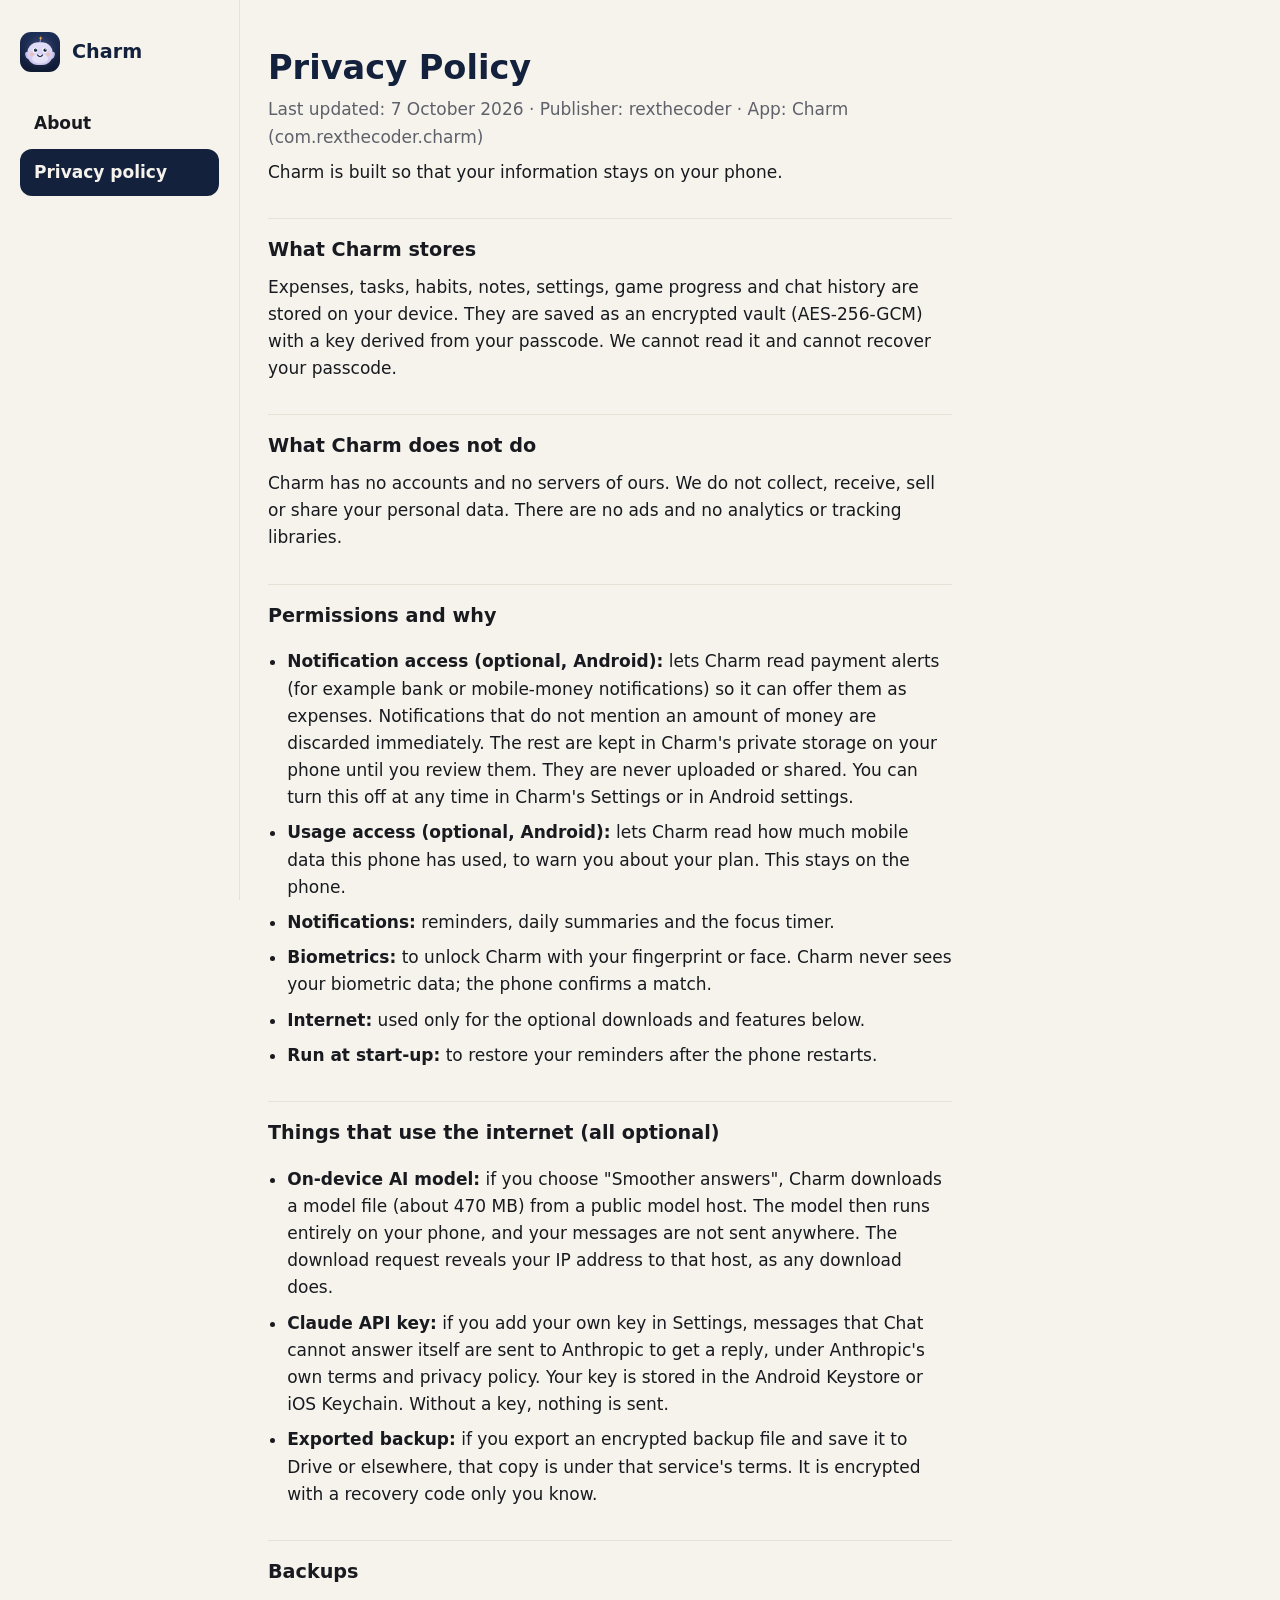
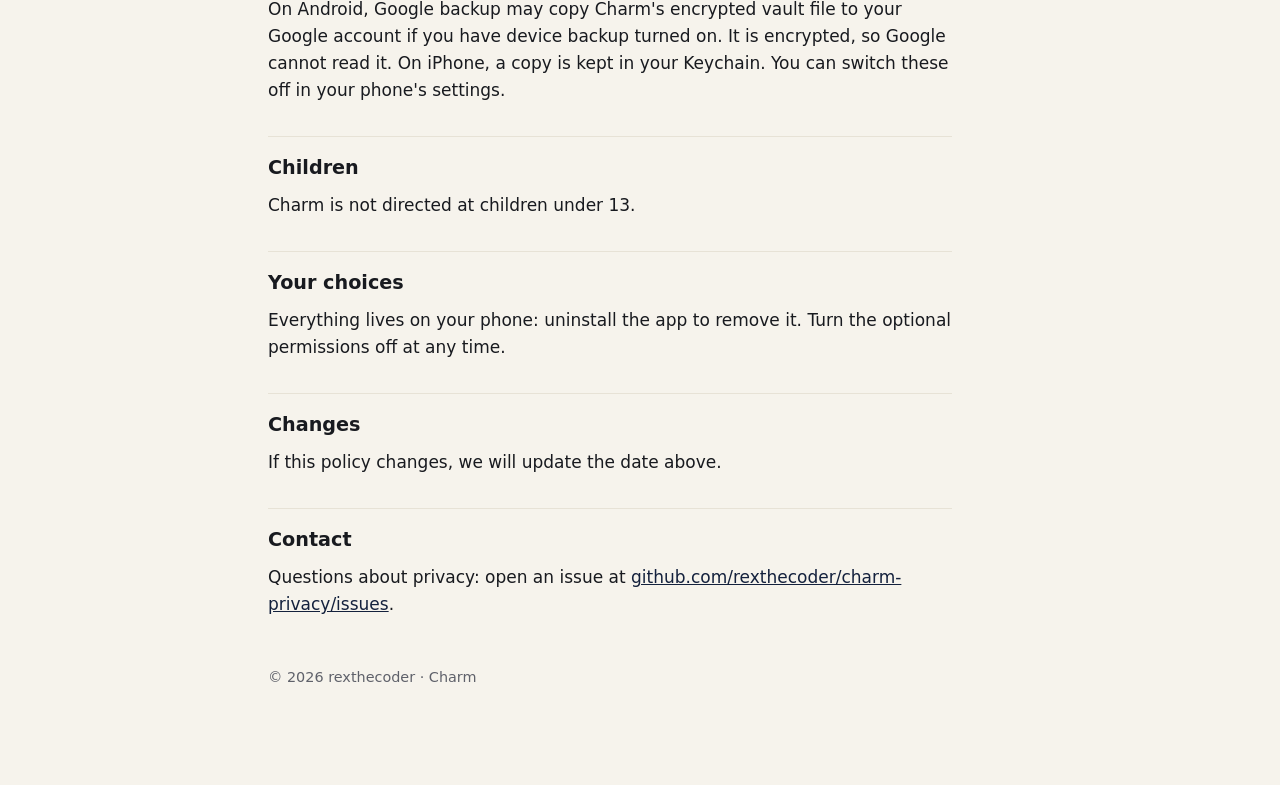
<file: index.html>
<!doctype html>
<html lang="en">
<head>
<meta charset="utf-8">
<meta name="viewport" content="width=device-width, initial-scale=1">
<title>Charm Privacy Policy</title>
<meta name="description" content="How Charm treats your data: it stays on your phone.">
<link rel="icon" href="icon.png">
<link rel="stylesheet" href="style.css?v=3">
</head>
<body>
<div class="layout">
<nav class="side" aria-label="Site">
  <a class="brand" href="about.html"><img src="icon.png" alt="">Charm</a>
  <a class="link" href="about.html">About</a>
  <a class="link" href="./" aria-current="page">Privacy policy</a>
</nav>
<main>
<h1>Privacy Policy</h1>
<p class="meta">Last updated: 7 October 2026 · Publisher: rexthecoder · App: Charm (com.rexthecoder.charm)</p>

<p>Charm is built so that your information stays on your phone.</p>

<h2>What Charm stores</h2>
<p>Expenses, tasks, habits, notes, settings, game progress and chat history are stored on your device. They are saved as an encrypted vault (AES-256-GCM) with a key derived from your passcode. We cannot read it and cannot recover your passcode.</p>

<h2>What Charm does not do</h2>
<p>Charm has no accounts and no servers of ours. We do not collect, receive, sell or share your personal data. There are no ads and no analytics or tracking libraries.</p>

<h2>Permissions and why</h2>
<ul>
  <li><strong>Notification access (optional, Android):</strong> lets Charm read payment alerts (for example bank or mobile-money notifications) so it can offer them as expenses. Notifications that do not mention an amount of money are discarded immediately. The rest are kept in Charm's private storage on your phone until you review them. They are never uploaded or shared. You can turn this off at any time in Charm's Settings or in Android settings.</li>
  <li><strong>Usage access (optional, Android):</strong> lets Charm read how much mobile data this phone has used, to warn you about your plan. This stays on the phone.</li>
  <li><strong>Notifications:</strong> reminders, daily summaries and the focus timer.</li>
  <li><strong>Biometrics:</strong> to unlock Charm with your fingerprint or face. Charm never sees your biometric data; the phone confirms a match.</li>
  <li><strong>Internet:</strong> used only for the optional downloads and features below.</li>
  <li><strong>Run at start-up:</strong> to restore your reminders after the phone restarts.</li>
</ul>

<h2>Things that use the internet (all optional)</h2>
<ul>
  <li><strong>On-device AI model:</strong> if you choose "Smoother answers", Charm downloads a model file (about 470 MB) from a public model host. The model then runs entirely on your phone, and your messages are not sent anywhere. The download request reveals your IP address to that host, as any download does.</li>
  <li><strong>Claude API key:</strong> if you add your own key in Settings, messages that Chat cannot answer itself are sent to Anthropic to get a reply, under Anthropic's own terms and privacy policy. Your key is stored in the Android Keystore or iOS Keychain. Without a key, nothing is sent.</li>
  <li><strong>Exported backup:</strong> if you export an encrypted backup file and save it to Drive or elsewhere, that copy is under that service's terms. It is encrypted with a recovery code only you know.</li>
</ul>

<h2>Backups</h2>
<p>On Android, Google backup may copy Charm's encrypted vault file to your Google account if you have device backup turned on. It is encrypted, so Google cannot read it. On iPhone, a copy is kept in your Keychain. You can switch these off in your phone's settings.</p>

<h2>Children</h2>
<p>Charm is not directed at children under 13.</p>

<h2>Your choices</h2>
<p>Everything lives on your phone: uninstall the app to remove it. Turn the optional permissions off at any time.</p>

<h2>Changes</h2>
<p>If this policy changes, we will update the date above.</p>

<h2>Contact</h2>
<p>Questions about privacy: open an issue at <a href="https://github.com/rexthecoder/charm-privacy/issues">github.com/rexthecoder/charm-privacy/issues</a>.</p>
<footer>© 2026 rexthecoder · Charm</footer>
</main>
</div>
</body>
</html>
</file>
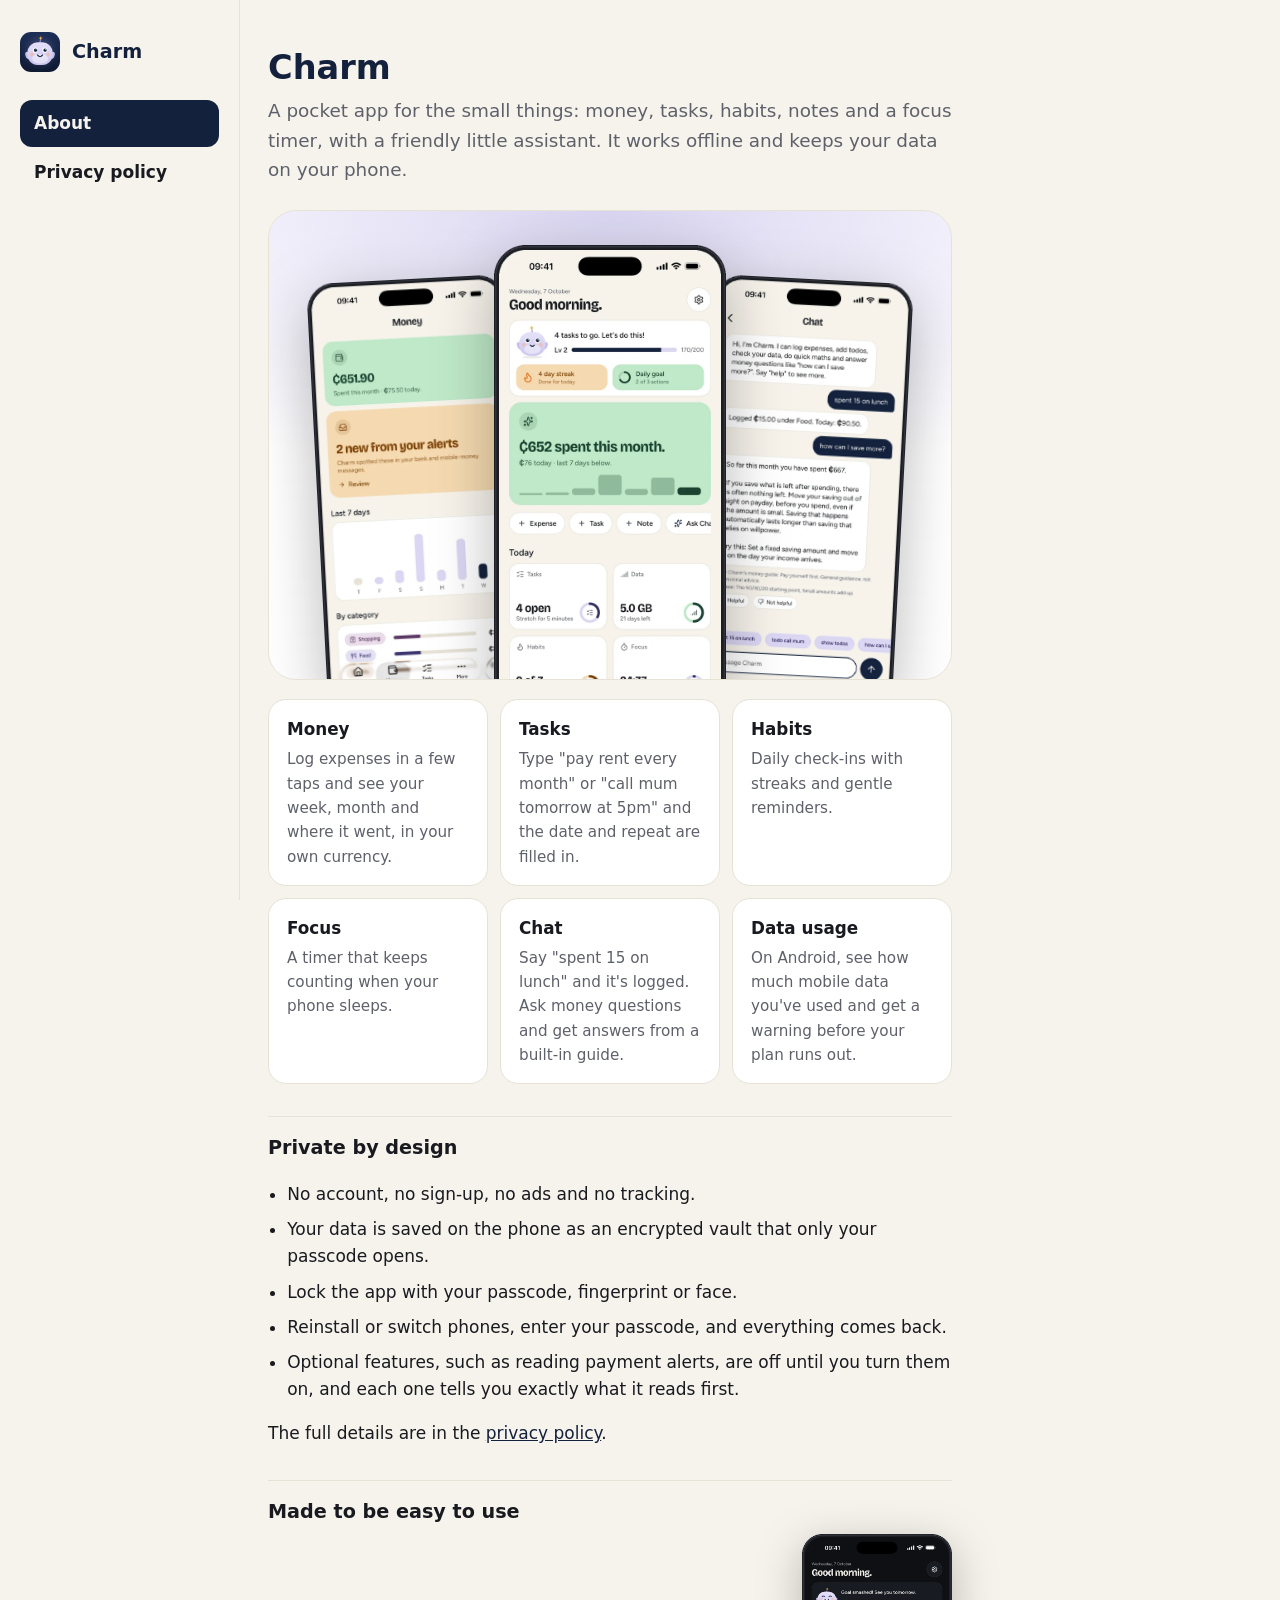
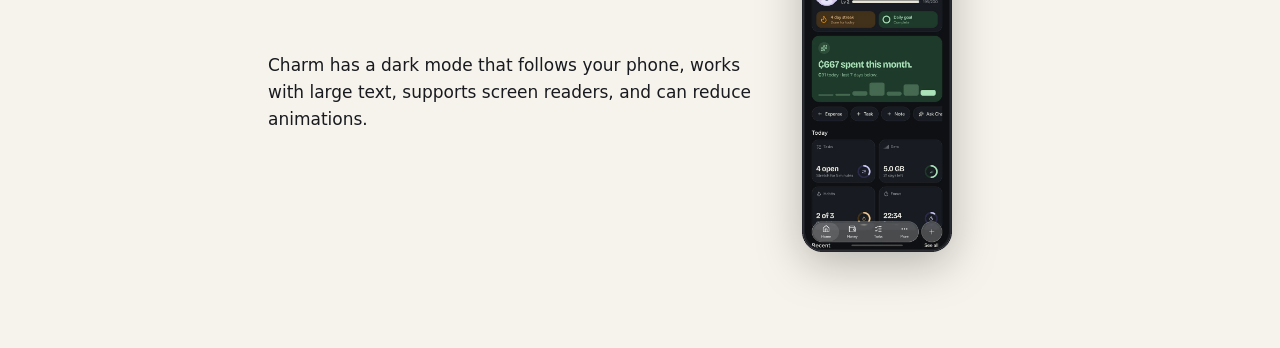
<file: about.html>
<!doctype html>
<html lang="en">
<head>
<meta charset="utf-8">
<meta name="viewport" content="width=device-width, initial-scale=1">
<title>About Charm</title>
<meta name="description" content="Charm is a private pocket app for money, tasks, habits, notes and a focus timer.">
<link rel="icon" href="icon.png">
<link rel="stylesheet" href="style.css?v=3">
</head>
<body>
<div class="layout">
<nav class="side" aria-label="Site">
  <a class="brand" href="about.html"><img src="icon.png" alt="">Charm</a>
  <a class="link" href="about.html" aria-current="page">About</a>
  <a class="link" href="./">Privacy policy</a>
</nav>
<main>
<h1>Charm</h1>
<p class="lead">A pocket app for the small things: money, tasks, habits, notes and a focus timer, with a friendly little assistant. It works offline and keeps your data on your phone.</p>

<div class="hero" aria-label="Charm screenshots">
  <img class="p side l" src="phones/money.webp" alt="Money screen with spending by day and category" width="280" height="607">
  <img class="p mid" src="phones/home.webp" alt="Charm home screen showing the day at a glance" width="320" height="694">
  <img class="p side r" src="phones/chat.webp" alt="Chat assistant logging an expense and giving a money tip" width="280" height="607">
</div>

<div class="grid">
  <div class="card"><h3>Money</h3><p>Log expenses in a few taps and see your week, month and where it went, in your own currency.</p></div>
  <div class="card"><h3>Tasks</h3><p>Type "pay rent every month" or "call mum tomorrow at 5pm" and the date and repeat are filled in.</p></div>
  <div class="card"><h3>Habits</h3><p>Daily check-ins with streaks and gentle reminders.</p></div>
  <div class="card"><h3>Focus</h3><p>A timer that keeps counting when your phone sleeps.</p></div>
  <div class="card"><h3>Chat</h3><p>Say "spent 15 on lunch" and it's logged. Ask money questions and get answers from a built-in guide.</p></div>
  <div class="card"><h3>Data usage</h3><p>On Android, see how much mobile data you've used and get a warning before your plan runs out.</p></div>
</div>

<h2>Private by design</h2>
<ul>
  <li>No account, no sign-up, no ads and no tracking.</li>
  <li>Your data is saved on the phone as an encrypted vault that only your passcode opens.</li>
  <li>Lock the app with your passcode, fingerprint or face.</li>
  <li>Reinstall or switch phones, enter your passcode, and everything comes back.</li>
  <li>Optional features, such as reading payment alerts, are off until you turn them on, and each one tells you exactly what it reads first.</li>
</ul>
<p>The full details are in the <a href="./">privacy policy</a>.</p>

<h2>Made to be easy to use</h2>
<div class="split">
  <p>Charm has a dark mode that follows your phone, works with large text, supports screen readers, and can reduce animations.</p>
  <img src="phones/dark.webp" alt="Charm in dark mode" width="220" height="478" loading="lazy">
</div>

</main>
</div>
</body>
</html>
</file>
<file: style.css>
:root { --bg:#f6f3ec; --card:#fff; --ink:#181a1f; --muted:#5f616a; --line:#e7e2d6; --brand:#14213d; --on-brand:#f6f3ec; --tint:#dad6f2; }
@media (prefers-color-scheme: dark) { :root { --bg:#0f1115; --card:#181b21; --ink:#f1eee6; --muted:#a0a3ad; --line:#2b2f38; --brand:#e9e5d9; --on-brand:#14213d; --tint:#2b2a4b; } }
* { box-sizing:border-box; }
body { margin:0; background:var(--bg); color:var(--ink); font:17px/1.6 system-ui,-apple-system,"Segoe UI",Roboto,sans-serif; }
a { color:var(--brand); }
.layout { display:grid; grid-template-columns:240px 1fr; min-height:100vh; }
nav.side { position:sticky; top:0; align-self:start; height:100vh; padding:32px 20px; border-right:1px solid var(--line); }
nav.side .brand { display:flex; align-items:center; gap:12px; font-weight:700; font-size:1.2rem; color:var(--brand); text-decoration:none; margin-bottom:28px; }
nav.side .brand img { width:40px; height:40px; border-radius:11px; }
nav.side a.link { display:block; padding:10px 14px; margin:2px 0; border-radius:12px; color:var(--ink); text-decoration:none; font-weight:600; }
nav.side a.link:hover { background:var(--tint); }
nav.side a.link[aria-current="page"] { background:var(--brand); color:var(--on-brand); }
main { min-width:0; max-width:740px; padding:48px 28px 96px; }
h1 { font-size:2.1rem; line-height:1.2; margin:0 0 6px; color:var(--brand); }
h2 { font-size:1.2rem; margin:2rem 0 .4rem; padding-top:1rem; border-top:1px solid var(--line); }
p, li { margin:.5rem 0; } ul { padding-left:1.2rem; }
.meta, .lead { color:var(--muted); } .lead { font-size:1.15rem; }
.grid { display:grid; grid-template-columns:repeat(auto-fit,minmax(210px,1fr)); gap:12px; margin:1rem 0; }
.card { background:var(--card); border:1px solid var(--line); border-radius:18px; padding:16px 18px; }
.card h3 { margin:0 0 4px; font-size:1.05rem; } .card p { margin:0; color:var(--muted); font-size:.95rem; }
footer { margin-top:3rem; color:var(--muted); font-size:.9rem; }
@media (max-width:760px) {
  .layout { grid-template-columns:1fr; }
  nav.side { position:static; height:auto; display:flex; flex-wrap:wrap; align-items:center; gap:4px; padding:14px 16px; border-right:0; border-bottom:1px solid var(--line); }
  nav.side .brand { margin:0 auto 0 0; font-size:1.05rem; } nav.side .brand img { width:32px; height:32px; }
  nav.side a.link { padding:8px 12px; }
  main { padding:28px 18px 72px; }
}
.hero { position:relative; display:flex; justify-content:center; align-items:flex-start; gap:0; height:470px; overflow:hidden; margin:1.6rem 0 1.2rem; padding-top:34px; border-radius:28px; background:radial-gradient(120% 90% at 50% 0%, var(--tint) 0%, transparent 70%), var(--card); border:1px solid var(--line); }
.hero .p { height:auto; filter:drop-shadow(0 18px 30px rgba(0,0,0,.28)); }
.hero .mid { width:min(34%,260px); position:relative; z-index:2; }
.hero .side { width:min(29%,225px); margin-top:34px; position:relative; z-index:1; }
.hero .l { margin-right:-3%; transform:rotate(-3deg); }
.hero .r { margin-left:-3%; transform:rotate(3deg); }
.split { display:flex; align-items:center; gap:28px; }
.split img { width:150px; height:auto; flex:0 0 auto; filter:drop-shadow(0 12px 22px rgba(0,0,0,.25)); }
@media (max-width:760px) { .hero { height:320px; padding-top:22px; } .hero .side { margin-top:22px; } .split { flex-direction:column; align-items:flex-start; } }
</file>
